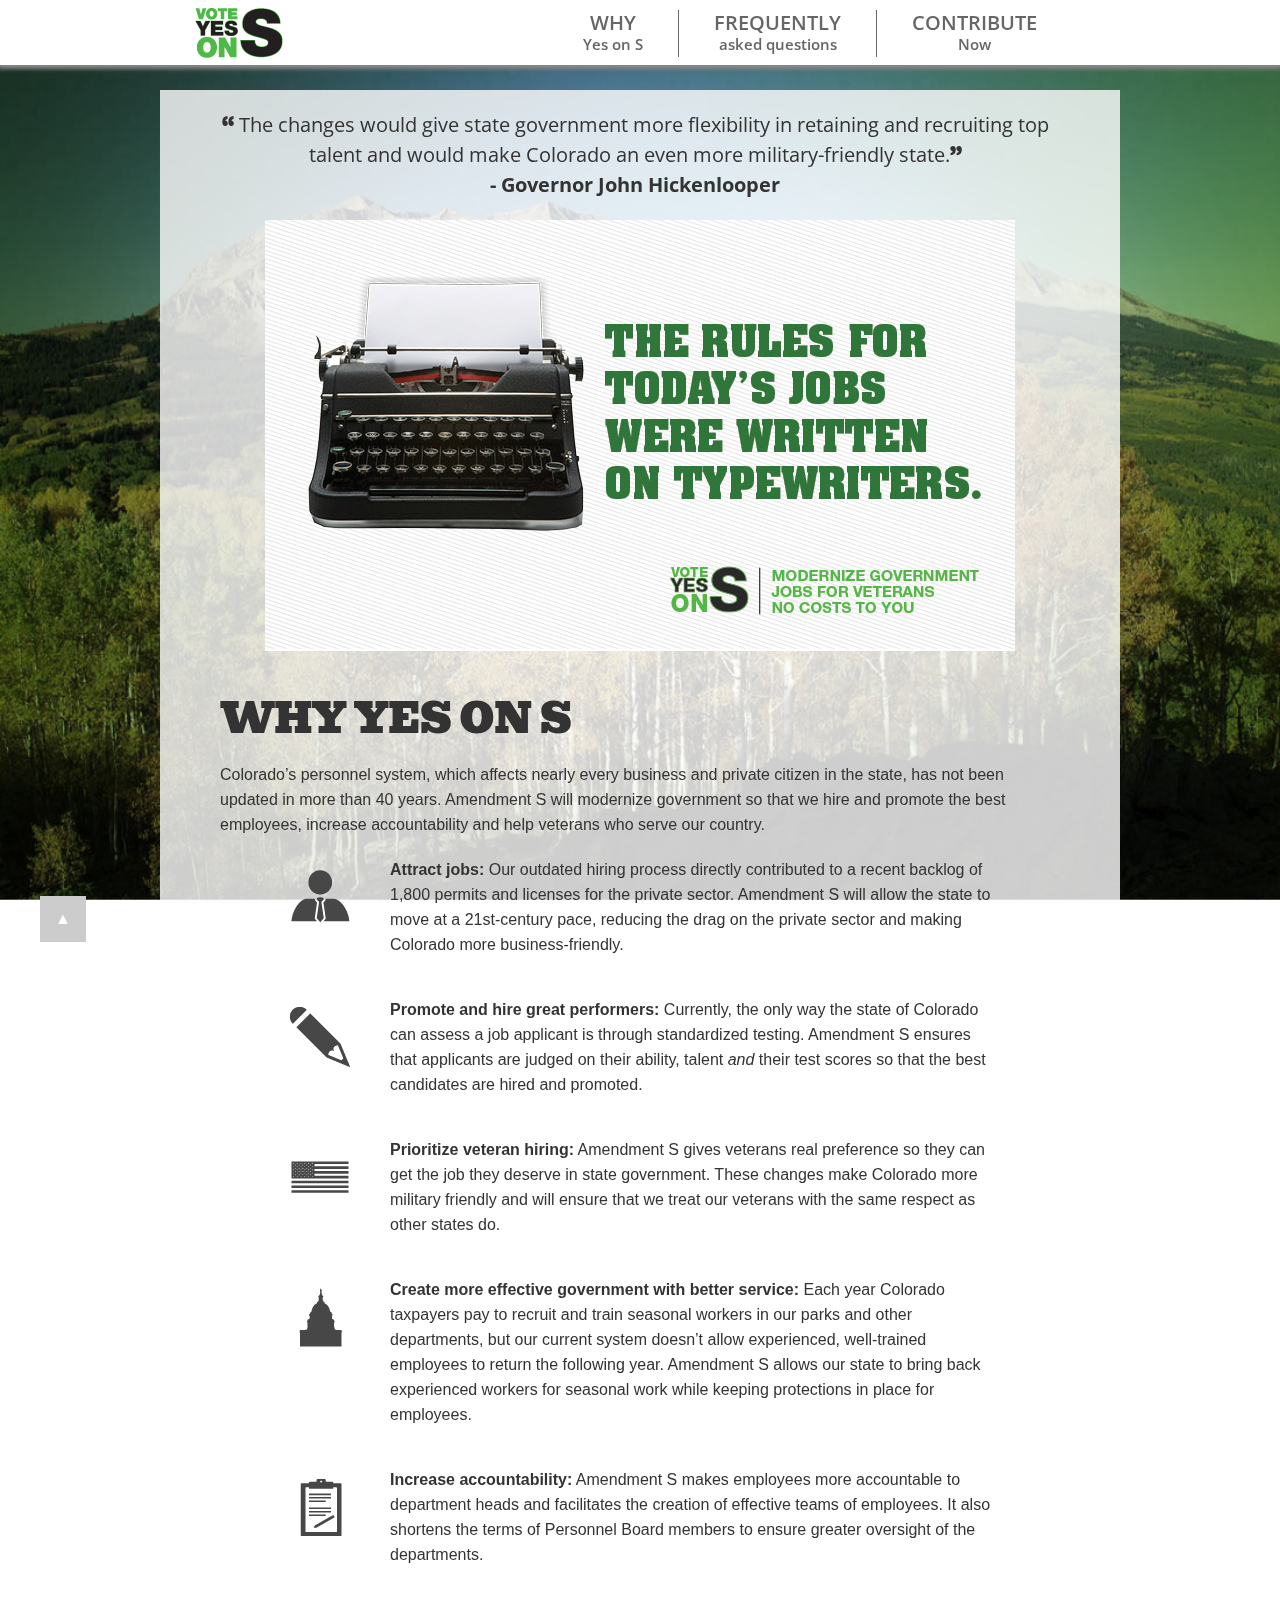
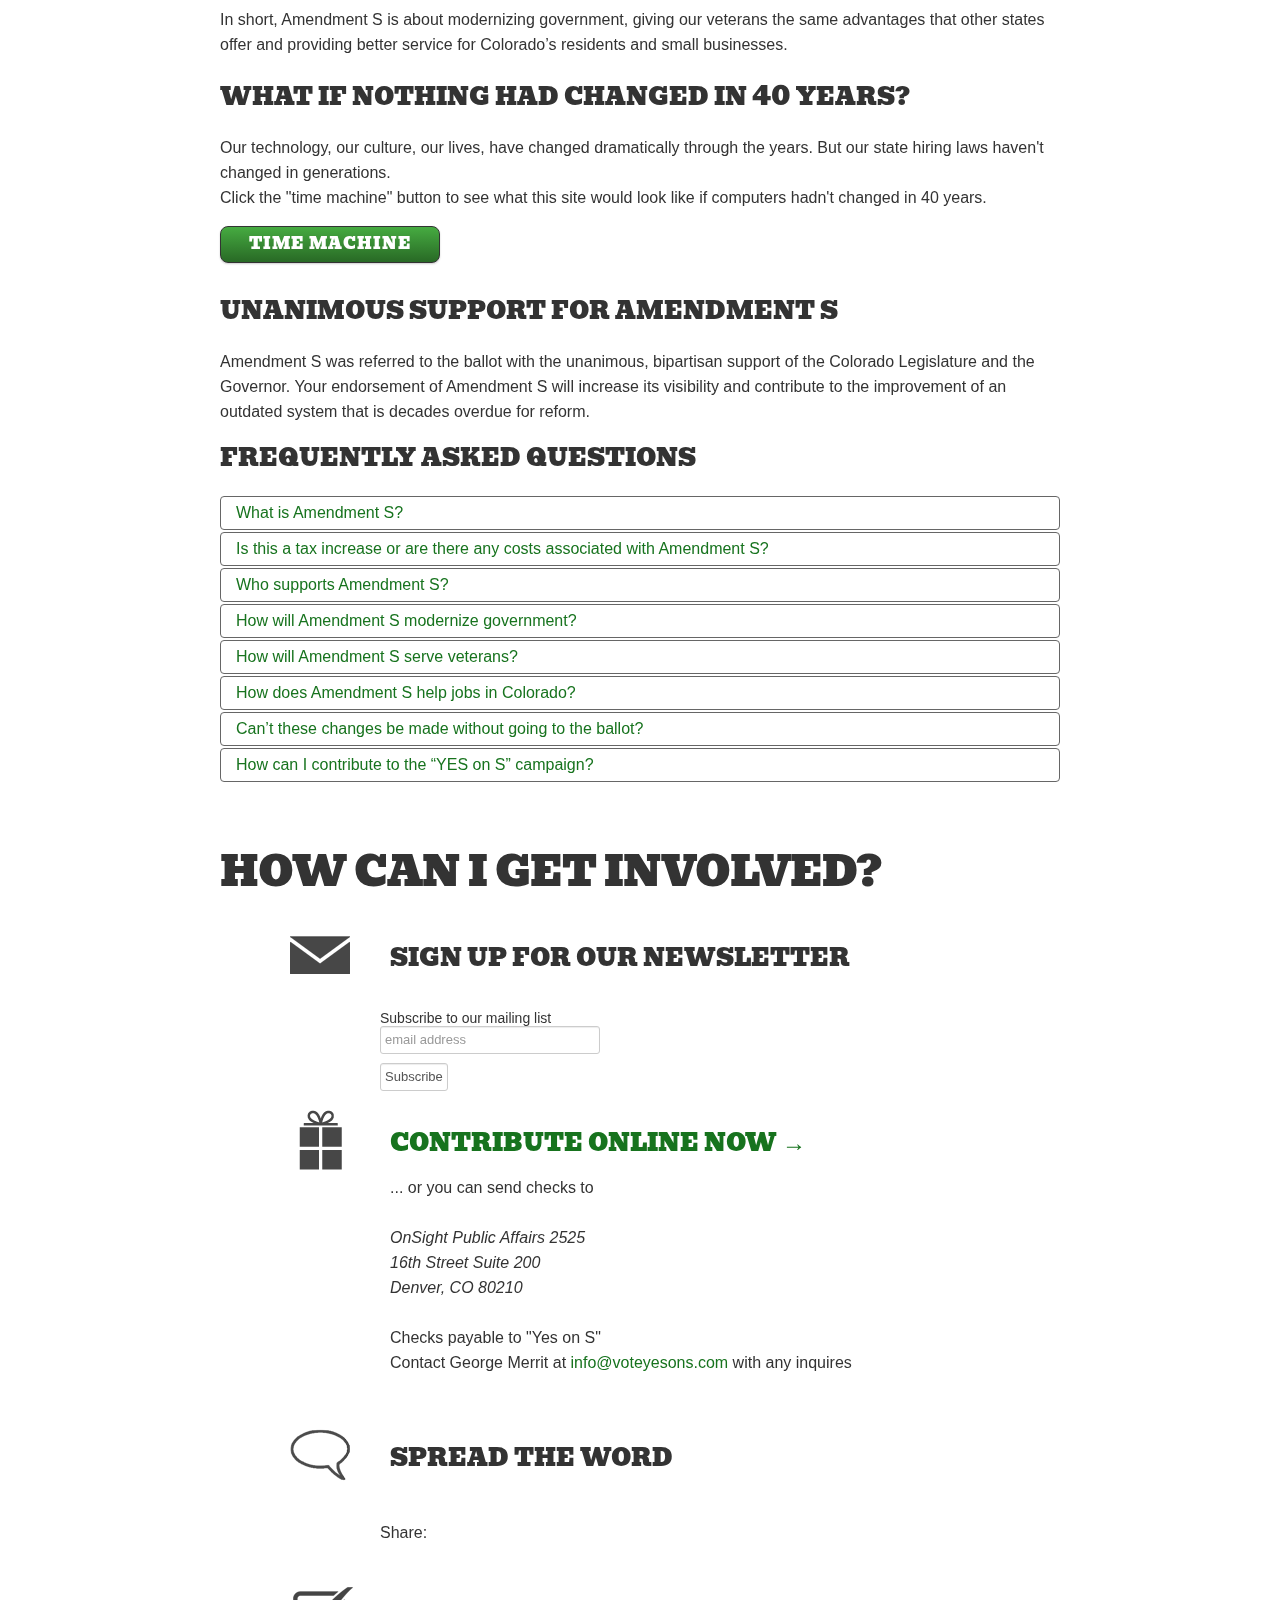
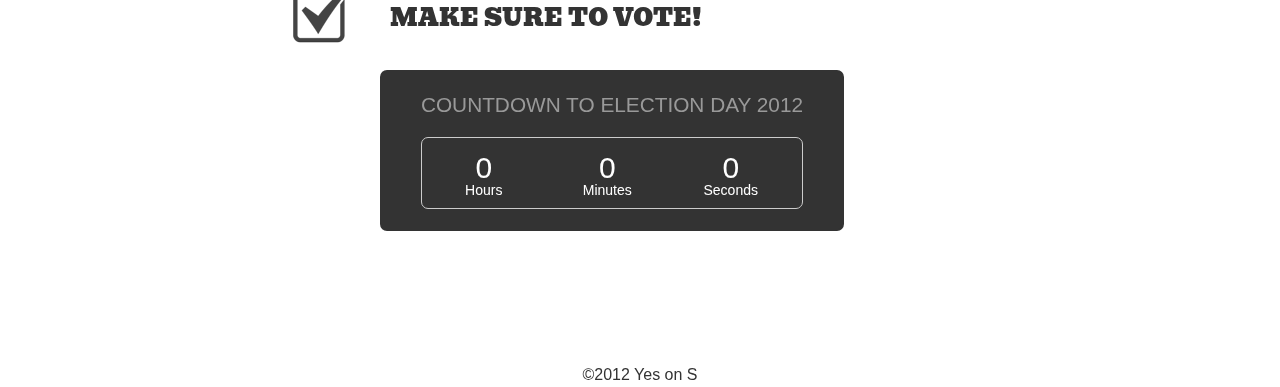
<file: index.html>
<!DOCTYPE html>
<html lang="en">
	<head>
	<meta charset="utf-8">
  	<meta http-equiv="X-UA-Compatible" content="IE=edge,chrome=1">
	<title>Vote Yes on S</title>
	<meta name="viewport" content="width=device-width">
    <meta name="description" content="See why voting Yes on S is good for Colorado. It’s time to modernize state hiring. Plus, no new taxes!" />
    <meta name="keywords" content="Yes on S, modernize state hiring, better business for Colorado" />
    <meta name="author" content="Karsh Hagan">
    <meta property="og:title" content="Vote Yes on S" />
    <meta property="og:description" content="See why voting Yes on S is good for Colorado. It’s time to modernize state hiring. Plus, no new taxes!" />
    <meta property="og:type" content="website" />
    <meta property="og:image" content="http://voteyesons.com/img/yes_on_s_logo.png" />
    <meta property="og:url" content="http://voteyesons.com/" />
    
     <link href="bootstrap/css/bootstrap.css" rel="stylesheet">
    <script type="text/javascript" src="http://ajax.googleapis.com/ajax/libs/jquery/1.7.2/jquery.min.js"></script> 
    <script type="text/javascript" src="js/jquery.countdown.js"></script>
    <script type="text/javascript" src="js/script.js"></script>
    <script type="text/javascript" src="js/jquery.styleswitcher.js"></script>
	<script src="js/modernizr-2.5.3.min.js"></script>
	
	<script type="text/javascript">
	$(function () {
		var austDay = new Date();
		austDay = new Date(2012, 11-1, 6);
		$('#defaultCountdown').countdown({until: austDay});
		$('#year').text(austDay.getFullYear());
	});
	</script>
	<script type="text/javascript">
		$(document).ready(function() {
			var mySelect = function(){
				//alert('Theme selected!');
				$("#cvalue").html($.cookie('videolist_style'));
			}; 
			$('body').styleswitcher({
				onSelect: mySelect
			});
			$("#cookievalue").html($.cookie('videolist_style'));
		});

	</script>

    <link href="style/main.css" rel="stylesheet" title="styles1">

    
    <!--[if lte IE 8]>
    <script type="text/javascript" src="js/stylesheetToggle.js"></script>
	<link rel="alternate stylesheet" type="text/css" href="style/main_retro.css" title="styles2" media="screen" />   
	<link href="style/main_ie.css" rel="stylesheet"> 
    <![endif]-->
    
    <!-- Le HTML5 shim, for IE6-8 support of HTML5 elements -->
    <!--[if lt IE 9]>
      <script src="http://html5shim.googlecode.com/svn/trunk/html5.js"></script>
    <![endif]-->
    
    <script type="text/javascript">

	  var _gaq = _gaq || [];
	  _gaq.push(['_setAccount', 'UA-34613185-1']);
	  _gaq.push(['_trackPageview']);
	
	  (function() {
	    var ga = document.createElement('script'); ga.type = 'text/javascript'; ga.async = true;
	    ga.src = ('https:' == document.location.protocol ? 'https://ssl' : 'http://www') + '.google-analytics.com/ga.js';
	    var s = document.getElementsByTagName('script')[0]; s.parentNode.insertBefore(ga, s);
	  })();
	
	</script>
    
	</head>
	
	<body data-spy="scroll" data-target=".subnav" data-offset="70">
	
		<img src="img/bg_5_v4.jpg" id="full-screen-background-image" alt="Background Image" /> 
									
			<header class="subhead" id="top_section">
			
			<nav class="subnav">
		   		<ul class="nav nav-pills" id="navigation">
		   			<li>
				   		<a href="#" class="logo"><img src="img/yes_on_s_logo.png" /></a>
				   	</li>
				   	<li class="nav_start">
				   		<a class="first slide_down" href="#overview"><span>Why</span><br />Yes on S</a>
				   	</li>
		   			<li>
				   		<a href="#why" class="slide_down"><span>Frequently</span><br />asked questions</a>
					</li>
					<li>
				   		<a href="#action" class="slide_down"><span>Contribute</span><br />Now</a>
				   	</li>				   	

			    </ul>
			</nav>
			
			
				<div class="header">
					<div class="head_container">
						<div class="header_quote">
							<h2><span>&ldquo;</span> The changes would give state government more flexibility in retaining and recruiting top talent and would make Colorado an even more military-friendly&nbsp;state.<span>&rdquo;</span><br /> <strong>- Governor John Hickenlooper</strong></h2>
						</div>
						<div class="header_video">
							<!-- IFRAME PLACEHOLDER
							<iframe src="http://player.vimeo.com/video/35147419?title=0&amp;byline=0&amp;portrait=0" width="799" height="450" frameborder="0" webkitAllowFullScreen mozallowfullscreen allowFullScreen></iframe>
							-->
							<img src="img/billboard_comp.jpg" alt="The rules for today's jobs were written on typewriters" />
						</div>
						<div style="clear: both"></div>
					</div>
			   </div>
			
			<a class="slide_down top" href="#top_section">&#9650;</a>
			
			</header>
			
			<div class="container-fluid">
						
			<div class="content_holder">
			   		<section>
			   			<h1 class="content_header" id="overview">Why Yes on S</h1>
			   			<p class="overview_intro">Colorado’s personnel system, which affects nearly every business and private citizen in the state, has not been updated in more than 40 years. Amendment S will modernize government so that we hire and promote the best employees, increase accountability and help veterans who serve our country.</p>
			   			<img src="img/info_icons/Man_AttractJobs.png" alt="atract jobs icon" class="overview_icons" />
			   			<p class="overview_copy"><strong>Attract jobs:</strong> Our outdated hiring process directly contributed to a recent backlog of 1,800 permits and licenses for the private sector. Amendment S will allow the state to move at a 21st-century pace, reducing the drag on the private sector and making Colorado more business-friendly. </p><div class="clear_fix"></div>
			   			<img src="img/info_icons/Pencil_PromotePerformers.png" alt="info" class="overview_icons" />
			   			<p class="overview_copy"><strong>Promote and hire great performers:</strong> Currently, the only way the state of Colorado can assess a job applicant is through standardized testing. Amendment S ensures that applicants are judged on their ability, talent <em>and</em> their test scores so that the best candidates are hired and promoted. </p><div class="clear_fix"></div>
			   			<img src="img/info_icons/Flag_Veterans.png" alt="info" class="overview_icons" />
			   			<p class="overview_copy"><strong>Prioritize veteran hiring:</strong> Amendment S gives veterans real preference so they can get the job they deserve in state government. These changes make Colorado more military friendly and will ensure that we treat our veterans with the same respect as other states do.  </p><div class="clear_fix"></div>
			   			<img src="img/info_icons/Capitol_EffectiveGovt.png" alt="info" class="overview_icons" />
			   			<p class="overview_copy"><strong>Create more effective government with better service:</strong> Each year Colorado taxpayers pay to recruit and train seasonal workers in our parks and other departments, but our current system doesn’t allow experienced, well-trained employees to return the following year. Amendment S allows our state to bring back experienced workers for seasonal work while keeping protections in place for employees.  </p><div class="clear_fix"></div>
			   			<img src="img/info_icons/Clipboard_Accountability.png" alt="info" class="overview_icons" />
			   			<p class="overview_copy"><strong>Increase accountability:</strong> Amendment S makes employees more accountable to department heads and facilitates the creation of effective teams of employees. It also shortens the terms of Personnel Board members to ensure greater oversight of the departments. </p><div class="clear_fix"></div>
			   			<p class="overview_intro">In short, Amendment S is about modernizing government, giving our veterans the same advantages that other states offer and providing better service for Colorado’s residents and small businesses.</p>
			   			
			   			<div class="toggler_section">
			   			<h3>What if nothing had changed in <span>40</span> years?</h3>
			   			<p>Our technology, our culture, our lives, have changed dramatically through the years. But our state hiring laws haven't changed in generations. <br />
			   			Click the "time machine" button to see what this site would look like if computers hadn't changed in 40 years.
			   			</p><br />
			   			
			   			<p class="toggle_buttons">
			   				<a href="javascript:void(0)" rel="main_retro" id="main_retro" class="styleswitcher-option btn green backward">Time Machine</a>
							<a href="javascript:void(0)" rel="main" id="main" class="styleswitcher-option btn green future">Back to the Future</a> 
						</p>
						</div>
						
						<div class="ie_toggler">
						<h3>What if nothing had changed in <span>40</span> years?</h3>
			   			<p>Our technology, our culture, our lives, have changed dramatically through the years. But our state hiring laws haven't changed in generations. <br />
			   			Click the "time machine" button to see what this site would look like if computers hadn't changed in 40 years.
			   			</p><br />
			   			
						<a href="serversideSwitch.html?style=style2" rel="styles2" class="styleswitch btn green backward">Time Machine</a>
						<a href="serversideSwitch.html?style=style1" rel="styles1" class="styleswitch btn green future">Back to the Future</a>
						</div>
			   			
			   			<h3>Unanimous Support for Amendment S</h3>
			   			
			   			<p>Amendment S was referred to the ballot with the unanimous, bipartisan support of the Colorado Legislature and the Governor. Your endorsement of Amendment S will increase its visibility and contribute to the improvement of an outdated system that is decades overdue for reform.</p><br />
			   			


			   			<!-- LETTER FROM THE GOVNR
			   			<h1 class="content_header">Letter from the governor</h1>
			   			
			   			<img src="img/hickenlooper_shot.jpg" alt="governor john hickenlooper" class="wrap_img" />
			   			<p> Lorem ipsum dolor sit amet, consectetur adipiscing elit. Proin ut lacus non magna volutpat suscipit ut eget neque. Fusce ac metus quam. Nunc faucibus fringilla velit, quis mattis est bibendum ut. Nullam pretium, turpis vel luctus volutpat, ante velit elementum erat, nec cursus neque lacus in enim. Sed non magna risus, at faucibus arcu. Aliquam nulla felis, consequat eget rutrum quis, laoreet eget purus. Cum sociis natoque penatibus et magnis dis parturient montes, nascetur ridiculus mus. Etiam vitae dui nec est porttitor iaculis. Quisque non arcu vitae tortor ultricies consequat. Maecenas magna velit, tempor ac ultricies eget, vulputate a metus. Cum sociis natoque penatibus et magnis dis parturient montes, nascetur ridiculus mus. Morbi cursus porttitor dictum. Donec arcu eros, gravida semper malesuada non, euismod vel velit. Phasellus ornare mollis lacinia. In facilisis libero ac mauris scelerisque convallis sodales diam dignissim.

Nullam porttitor condimentum tellus et cursus. Ut euismod tempus euismod. Nam scelerisque lectus vel urna auctor viverra. Nulla interdum eros eu arcu adipiscing tristique. Phasellus augue libero, fringilla ut accumsan vitae, fermentum vel felis. Sed non nisi id felis gravida interdum quis ut diam. In dignissim scelerisque urna, vel convallis sapien luctus quis. Vivamus id lectus nisl, in tincidunt lectus. </p><br />

-->

						<h3 id="why">Frequently Asked Questions</h3>
						
						<div class="accordion">
				            <div class="accordion-group">
				              <div class="accordion-heading">
				                <a class="accordion-toggle" data-toggle="collapse" data-parent="#accordion2" href="#collapseOne">
				                  What is Amendment S?
				                </a>
				              </div>
				              <div id="collapseOne" class="accordion-body collapse">
				                <div class="accordion-inner">
				                  Amendment S is a modernization of the rules for how state government manages its employees. These rules have not been updated for 40 years, and our outdated system has led to backlogs in hiring and unnecessary delays for businesses. <a href="amendment_s_official_language.pdf" target="_blank">Click Here</a> for official language regarding Amendment S.
				                </div>
				              </div>
				            </div>
				            <div class="accordion-group">
				              <div class="accordion-heading">
				                <a class="accordion-toggle" data-toggle="collapse" data-parent="#accordion2" href="#collapseTwo">
				                  Is this a tax increase or are there any costs associated with Amendment S?
				                </a>
				              </div>
				              <div id="collapseTwo" class="accordion-body collapse">
				                <div class="accordion-inner">
				                  No. Not only are there no costs to taxpayers or state government under Amendment S, the modernization will save time and money for businesses, individuals and state government. Amendment S is an update to the state’s personnel rules.
				                </div>
				              </div>
				            </div>
				            <div class="accordion-group">
				              <div class="accordion-heading">
				                <a class="accordion-toggle" data-toggle="collapse" data-parent="#accordion2" href="#collapseThree">
				                  Who supports Amendment S?
				                </a>
				              </div>
				              <div id="collapseThree" class="accordion-body collapse">
				                <div class="accordion-inner">
				                  Amendment S makes state government more efficient for individuals, businesses and employees. It was referred to the ballot with the unanimous support of the Colorado General Assembly and has the enthusiastic approval of Governor Hickenlooper. Business organizations, civic groups, good government advocates and local newspapers are all asking you to <strong>Vote Yes on S</strong>.
				                </div>
				              </div>
				            </div>
				            <div class="accordion-group">
				              <div class="accordion-heading">
				                <a class="accordion-toggle" data-toggle="collapse" data-parent="#accordion2" href="#collapseFour">
				                  How will Amendment S modernize government?
				                </a>
				              </div>
				              <div id="collapseFour" class="accordion-body collapse">
				                <div class="accordion-inner">
				                  Currently, the only way the state of Colorado can assess a job applicant is through standardized testing. Amendment S ensures that applicants are judged on their ability, talent <em>and</em> their test scores so that the best candidates are hired and promoted.
				                </div>
				              </div>
				            </div>
				            <div class="accordion-group">
				              <div class="accordion-heading">
				                <a class="accordion-toggle" data-toggle="collapse" data-parent="#accordion2" href="#collapseFive">
				                  How will Amendment S serve veterans?
				                </a>
				              </div>
				              <div id="collapseFive" class="accordion-body collapse">
				                <div class="accordion-inner">
				                  Former and current members of the military play an important role in Colorado. Amendment S creates a permanent veterans hiring preference so that they can get the jobs they deserve in state government. These changes make Colorado more military-friendly and ensure that we treat our veterans with as much respect as other states do.
				                </div>
				              </div>
				            </div>
				            <div class="accordion-group">
				              <div class="accordion-heading">
				                <a class="accordion-toggle" data-toggle="collapse" data-parent="#accordion2" href="#collapseSix">
				                  How does Amendment S help jobs in Colorado?
				                </a>
				              </div>
				              <div id="collapseSix" class="accordion-body collapse">
				                <div class="accordion-inner">
				                  Last year a backlog in state permitting and licensing, due largely to our state’s outdated system of hiring and promoting employees, nearly forced the shutdown of a major manufacturing plant in Pueblo. Amendment S will reduce permitting backlog.
				                </div>
				              </div>
				            </div>
				            <div class="accordion-group">
				              <div class="accordion-heading">
				                <a class="accordion-toggle" data-toggle="collapse" data-parent="#accordion2" href="#collapseSeven">
				                  Can’t these changes be made without going to the ballot?
				                </a>
				              </div>
				              <div id="collapseSeven" class="accordion-body collapse">
				                <div class="accordion-inner">
				                  No. The rules governing how the state manages its employees are written in our State Constitution, so any change to these rules must be approved by voters.
				                </div>
				              </div>
				            </div>
				            <div class="accordion-group">
				              <div class="accordion-heading">
				                <a class="accordion-toggle" data-toggle="collapse" data-parent="#accordion2" href="#collapseEight">
				                  How can I contribute to the “YES on S” campaign?
				                </a>
				              </div>
				              <div id="collapseEight" class="accordion-body collapse">
				                <div class="accordion-inner">
				                  You can sign up for the Yes on S newsletter <a href="#signup" class="slide_down">here</a>. You can make a contribution to the campaign <a href="https://secure.actblue.com/contribute/entity/32813" target="_blank" class="">here</a>.
				                </div>
				              </div>
				            </div>
				          </div>
				          
				          <!-- ENDORSEMENT LIST
				          
				          <h3>Endorsement List</h3>
				          
				        <div id="sponsor_lists">
				          
					        <div id="left">
								<ul>
									<li>Sample Name 1</li>
									<li>Sample Name 2</li>
									<li>Sample Name 3</li>
								</ul>
							</div>
							
							<div id="center">
								<ul>
									<li>Sample Name 1</li>
									<li>Sample Name 2</li>
									<li>Sample Name 3</li>
								</ul>
							</div>
							
							<div id="right">
								<ul>
									<li>Sample Name 1</li>
									<li>Sample Name 2</li>
									<li>Sample Name 3</li>
								</ul>
							</div>
							
							<div class="clear_fix"></div>
						
						</div>
					-->

			   		</section>
			   		
			   		<!-- INFOGRAPHIC AND STORIES SECTION
			   		<section>
			   			<h1>
			   			Why Yes on S?
			   			</h1>
			   			<img class="infographic" src="img/infographic_sample.jpg" alt="inforgraphic sample" />
			   			
			   			 <h3>Stories of those affected</h3>
			   			 <img class="story_img_left" src="img/sample_story_img1.jpg" />
			   			 <p class="story_copy">Anim pariatur cliche reprehenderit, enim eiusmod high life accusamus terry richardson ad squid. 3 wolf moon officia aute, non cupidatat skateboard dolor brunch. Food truck quinoa nesciunt laborum eiusmod. Brunch 3 wolf moon tempor, Nihil anim keffiyeh helvetica, craft beer labore wes anderson cred nesciunt sapiente ea proident. Ad vegan excepteur butcher vice lomo. Leggings occaecat craft beer farm-to-table, raw denim aesthetic synth nesciunt you probably haven't heard of them accusamus labore sustainable VHS.</p><div class="clear_fix story_clear"></div>
			   			 <p class="story_copy">Anim pariatur cliche reprehenderit, enim eiusmod high life accusamus terry richardson ad squid. 3 wolf moon officia aute, non cupidatat skateboard dolor brunch. Food truck quinoa nesciunt laborum eiusmod. Brunch 3 wolf moon tempor, Nihil anim keffiyeh helvetica, craft beer labore wes anderson cred nesciunt sapiente ea proident. Ad vegan excepteur butcher vice lomo. Leggings occaecat craft beer farm-to-table, raw denim aesthetic synth nesciunt you probably haven't heard of them accusamus labore sustainable VHS.</p>
			   			 <img class="story_img_right" src="img/sample_story_img1.jpg" /><div class="clear_fix story_clear"></div>
			   			 <img class="story_img_left" src="img/sample_story_img1.jpg" />
			   			 <p class="story_copy">Anim pariatur cliche reprehenderit, enim eiusmod high life accusamus terry richardson ad squid. 3 wolf moon officia aute, non cupidatat skateboard dolor brunch. Food truck quinoa nesciunt laborum eiusmod. Brunch 3 wolf moon tempor, Nihil anim keffiyeh helvetica, craft beer labore wes anderson cred nesciunt sapiente ea proident. Ad vegan excepteur butcher vice lomo. Leggings occaecat craft beer farm-to-table, raw denim aesthetic synth nesciunt you probably haven't heard of them accusamus labore sustainable VHS.</p><div class="clear_fix story_clear"></div>
			   			 
			   		</section>
			   		-->
			   		
			   		<section>
			   			<h1 id="action">
			   			How can I get involved?
			   			</h1>

						<img src="img/newsletter_icon.png" alt="newsletter" class="overview_icons" />
			   			<p class="overview_copy register" id="signup">Sign up for our newsletter</a></p>
			   			<div class="clear_fix"></div>
			   				<!-- Begin MailChimp Signup Form -->
							<link href="http://cdn-images.mailchimp.com/embedcode/slim-081711.css" rel="stylesheet" type="text/css">
							<style type="text/css">
								#mc_embed_signup{background:#fff; clear:left; font:14px Helvetica,Arial,sans-serif; width: 500px; margin-left: 160px; }
								/* Add your own MailChimp form style overrides in your site stylesheet or in this style block.
								   We recommend moving this block and the preceding CSS link to the HEAD of your HTML file. */
							</style>
							<div id="mc_embed_signup">
							<form action="http://VoteYesOnS.us5.list-manage.com/subscribe/post?u=f3ae9f8c89b73769a9753f3d7&amp;id=ea8c157de3" method="post" id="mc-embedded-subscribe-form" name="mc-embedded-subscribe-form" class="validate" target="_blank" novalidate>
								<label for="mce-EMAIL">Subscribe to our mailing list</label>
								<input type="email" value="" name="EMAIL" class="email" id="mce-EMAIL" placeholder="email address" required>
								<div class="clear"><input type="submit" value="Subscribe" name="subscribe" id="mc-embedded-subscribe" class="button"></div>
							</form>
							</div>
							
							<!--End mc_embed_signup-->
			   			<a href="https://secure.actblue.com/contribute/entity/32813" target="_blank"><img src="img/donate_icon.png" alt="Contribute" class="overview_icons" /></a>
			   			<p class="overview_copy register" id="donate"><a href="https://secure.actblue.com/contribute/entity/32813" target="_blank">Contribute Online now &rarr;</a></p><div style="clear: both;"></div>
			   			<p class="donate_details">
			   				... or you can send checks to<br /><br />
			   				<em>OnSight Public Affairs 2525<br />
			   				16th Street Suite 200<br />
			   				Denver, CO 80210<br /><br /></em>
			   				Checks payable to "Yes on S"<br />
			   				Contact George Merrit at <a href="mailto:info@voteyesons.com">info@voteyesons.com</a> with any inquires 
			   			</p>
			   			
			   			<img src="img/share_icon.png" alt="share" class="overview_icons" />
			   			<p class="overview_copy register">Spread the word</p><div style="clear: both;"></div>
			   			
			   				<div class="add_this_wrapper">
			   								
								<!-- AddThis Button BEGIN -->
								
								<p class="share_txt">Share:</p>
								
								<div class="addthis_toolbox addthis_default_style addthis_32x32_style"
								addthis:title="Vote Yes on S!"
       							addthis:description="See why voting Yes on S is good for Colorado. It’s time to modernize state hiring. Plus, no new taxes!">
								<a class="addthis_button_preferred_1"></a>
								<a class="addthis_button_preferred_2"></a>
								<a class="addthis_button_preferred_3"></a>
								<a class="addthis_button_preferred_4"></a>
								<a class="addthis_button_compact"></a>
								<a class="addthis_counter addthis_bubble_style"></a>
								</div>
								<script type="text/javascript" src="http://s7.addthis.com/js/250/addthis_widget.js#pubid=ra-50478e1536aee1c9"></script>
								<!-- AddThis Button END -->
								<div style="clear: both;"></div>
								
							</div>
						
						<img src="img/vote_icon.png" alt="vote" class="overview_icons" />
			   			<p class="overview_copy register">Make sure to VOTE!</p><div class="clear_fix"></div>
			   			<div class="countdown">
							<p>Countdown to election day 2012</p>
							<div id="defaultCountdown"></div>
						</div><br />
			   		</section>
			   		
		   
		   </div>
		   <!-- END CONTENT Holder -->
		   
		</div>
		<!-- END CONTAINER -->
		
		
		<footer>
   			<div class="footer_section">   				   				
   				
   				<div class="legal">
	   				<p>&copy;2012 Yes on S</p>
   				</div>
   				
   			</div>
   		</footer>
   	
		
		
		    <!-- Bootstrap javascript
    ================================================== -->
    <!-- Placed at the end of the document so the pages load faster -->
    <script src="bootstrap/js/bootstrap-scrollspy.js"></script>
    <script src="bootstrap/js/bootstrap-dropdown.js"></script>
    <script src="bootstrap/js/bootstrap-transition.js"></script>
    <script src="bootstrap/js/bootstrap-collapse.js"></script>
    
    

    	
	</body>
</html>
</file>
<file: style/main_ie.css>
.subnav {
	width: 100% !important; 
    font-size: 15px;
    min-width: 960px !important;
    -webkit-transform: translateZ(0);
    position: fixed; 
	top: 0px; 
	background: url(../img/nav_repeat.png);
    background-repeat: repeat-x !important;
    z-index: 9999999999;
    font-family: 'Open Sans', sans-serif;
    font-weight: 600;
    }

.nav-pills > li > a {
    border-radius: 0px;
    margin-bottom: 10px;
    margin-top: 10px;
    padding: 3px 35px;
    color: #666666;
    line-height: 20px;
    text-align: center;
    border-right: 1px solid #666;
    }

.toggler_section {display: none;}

.ie_toggler {display: block; margin-bottom: 30px;}

li.nav_start {margin-left: 200px;}

.header {margin-top: 87px;}

.clearfix {
    zoom: 1;     /* triggers hasLayout */
    }  /* Only IE can see inside the conditional comment
    and read this CSS rule. Don't ever use a normal HTML
    comment inside the CC or it will close prematurely. */
</file>
<file: style/main.css>
@import url(http://fonts.googleapis.com/css?family=Bevan);
@import url(http://fonts.googleapis.com/css?family=Open+Sans:400,600);

/* Reset Styles
***********************/
html, body, div, span, applet, object, iframe,h1, h2, h3, h4, h5, h6, p, blockquote, pre,a, abbr, acronym, address, big, cite, code,del, dfn, em, img, ins, kbd, q, s, samp,small, strike, strong, sub, sup, tt, var,b, u, i, center,dl, dt, dd, ol, ul, li,fieldset, form, label, legend,table, caption, tbody, tfoot, thead, tr, th, td,article, aside, canvas, details, embed,figure, figcaption, footer, header, hgroup,menu, nav, output, ruby, section, summary,time, mark, audio, video {
	margin: 0;
	padding: 0;
	border: 0;
	font-size: 100%;
	font: inherit;
	vertical-align: baseline;
}
/* HTML5 display-role reset for older browsers */
article, aside, details, figcaption, figure,footer, header, hgroup, menu, nav, section {display: block;}
body {line-height: 1;}
ol, ul {list-style: none;}
blockquote, q {quotes: none;}
blockquote:before, blockquote:after,q:before, q:after {content: ''; content: none;}
table {border-collapse: collapse; border-spacing: 0;}
strong {font-weight: bold;}
em {font-style: italic;}

body {
	font-family: Arial; 
    height: 100%;
  width: 100%;
  padding: 0;
  margin: 0;
	}

#full-screen-background-image {
  z-index: -999;
  min-height: 100%;
  min-width: 1024px;
  width: 100%;
  height: auto;
  position: fixed;
  top: 0;
  left: 0;
}

.clearfix:after {
    content: ".";
    display: block;
    height: 0;
    clear: both;
    visibility: hidden;
    margin-bottom: 20px;
    }


section {margin-bottom: 60px;}

.header {margin-top: 90px;}

img.content_body {width: 1000px; margin: 0 auto; display: block;}
.subnav {
	width: 100% !important; 
    font-size: 15px;
    min-width: 960px !important;
    -webkit-transform: translateZ(0);
    position: fixed; 
	top: 0px; 
	background: #fff;
	-moz-box-shadow: 0 2px 4px 2px #888;
	-webkit-box-shadow: 0 2px 2px 2px #888;
	box-shadow: 0 2px 4px 2px #888;
    z-index: 9999999999;
    font-family: 'Open Sans', sans-serif;
    font-weight: 600;
   }
   
.container-fluid {padding: 0px; width: 100%; min-width: 960px;}
	
a:focus {
   outline: 0;
}
a {
   outline: 0;
   color: #17731e;
   text-decoration: none;
}
a:hover {text-decoration: none; color: #33b554;}
p {font-size: 16px; line-height: 25px;}
img {
   outline: 0;
}
h1, h2, h3, h4, h5, h6 {
    font-weight: normal;
    margin: 0;
    text-rendering: optimizelegibility;
}

h1 {
    font-size: 42px;
    line-height: 58px;
    font-family: 'Bevan',serif;
    color: #333333;
    margin: 15px 0;
    margin-top: 30px;
    letter-spacing: -1px;
    text-transform: uppercase;
    
}

h2 {
    font-size: 50px;
    line-height: 58px;
    font-family: 'Bevan',serif;
    color: #333333;
    margin-bottom: 15px;
}

h3 {
    font-size: 24px;
    line-height: 36px;
    font-family: 'Bevan',serif;
    margin-bottom: 20px;
    text-transform: uppercase;
}

h3 span {font-size: 29px;}

h4 {
	font-weight: bold; 
	font-size: 20px;
	margin-top: 15px;
}

h1.content_header {margin-top: 0px; padding-top: 35px;}

h3#about2 {margin-top: 25px;}

/* TOGGLE STYLES */

p.toggle_copy {padding-top: 20px;}
p.toggle_buttons {margin-bottom: 30px;}

.btn {
	display: inline-block;
	outline: none;
	cursor: pointer;
	text-align: center;
	text-decoration: none;
	font-size: 16px;
	font-family: 'Bevan',serif;
	text-transform: uppercase;
	letter-spacing: 1px;
	text-shadow: none;
	color: #ffffff;
	padding: .5em 1.5em .55em;
	-webkit-border-radius: .5em; 
	-moz-border-radius: .5em;
	border-radius: .5em;
	-webkit-box-shadow: 0 1px 2px rgba(0,0,0,.2);
	-moz-box-shadow: 0 1px 2px rgba(0,0,0,.2);
	box-shadow: 0 1px 2px rgba(0,0,0,.2);
	outline: 0;
}
.btn:hover {
	text-decoration: none;
}
.btn:active {
	position: relative;
	top: 1px;
}

.future {display: none;}
.backward {display: block; width: 170px;}

.ie_toggler {display: none;}


.green {
	color: #fff;
	border: solid 1px #333;
	background: #286925;
	background: -webkit-gradient(linear, left top, left bottom, from(#46ab41), to(#286925));
	background: -moz-linear-gradient(top,  #46ab41,  #286925);
	filter:  progid:DXImageTransform.Microsoft.gradient(startColorstr='#46ab41', endColorstr='#286925');
}
.green:hover {
	color: #fff;
	background: #286925;
	background: -webkit-gradient(linear, left top, left bottom, from(#286925), to(#46ab41));
	background: -moz-linear-gradient(top,  #286925,  #46ab41);
	filter:  progid:DXImageTransform.Microsoft.gradient(startColorstr='#286925', endColorstr='#46ab41');
}
.green:active {
	color: #fff;
	background: #286925;
	background: -webkit-gradient(linear, left top, left bottom, from(#286925), to(#46ab41));
	background: -moz-linear-gradient(top,  #286925,  #46ab41);
	filter:  progid:DXImageTransform.Microsoft.gradient(startColorstr='#286925', endColorstr='#46ab41');
}

img.future_btn {margin-left: 20px;}

.head_container {
	width: 880px; 
	margin: 0 auto; 
	background: url(../img/content_bg.png); 
	background-repeat: repeat; 
	padding: 0 40px;
	margin-bottom: 0px;
}

.header_quote {
	width: 840px;
	margin: 0 auto;
	padding-top: 20px;
}

.header_quote h2 {
	font-size: 20px;
	font-family: 'Open Sans',serif;
	line-height: 30px;
	margin-left: -10px;
	text-align: center;

	}
.header_quote h2 span {
	font-family: 'Bevan', serif;
}
	
.header_video {margin: 20px auto; width: 750px; margin-bottom: 0px;}

.content_down {padding-top: 90px;}

iframe.presidents_video {margin-bottom: 35px;}

.add_this_wrapper {margin: 30px 0; margin-left: 160px; width: 360px;}

p.share_txt {float: left; margin-right: 20px;}

.caption_area {
	display: block;
    float: right;
    width: 250px;
    margin-left: 25px;
    margin-bottom: 20px;
    background-color: #faf5eb;
}

ul.body_bullets {
	list-style: none;
	margin-left: 35px;
}

ul.body_bullets li {
	font-size: 16px; 
	line-height: 25px;
	margin: 10px 0;
	position: relative;
}

ul.body_bullets li:before {
  position: absolute;
  top: 3px;
  margin: 8px 0 0 -15px;
    /* accommodate Camino */
    vertical-align: middle;
    display: inline-block;
  width: 6px;
  height: 6px;
  background: #d3851c;
  -webkit-border-radius: 3px;
  -moz-border-radius: 3px;
  border-radius: 3px;
  content: "";
}

li.nav_start {margin-left: 230px;}

.navbar-fixed-top {display: none;}

ul#navigation {width: 960px; margin: 0 auto;}

ul#navigation span {font-size: 20px; color: #666666; text-transform: uppercase;}

.nav-pills > li > a {
    border-radius: 0px;
    margin-bottom: 0px;
    margin-top: 10px;
    padding: 3px 35px;
    color: #666666;
    line-height: 20px;
    text-align: center;
    border-right: 1px solid #666;
    }

.nav-tabs > li > a, .nav-pills > li > a {
	margin-right: 0px;
}


.nav-pills > li > a.logo {border: none; margin-top: 5px;}

.nav-pills > li > a.logo:hover {background-color: transparent;}
    

.nav-pills > li > a:hover {background-color: #e3e3e3;}

.nav-tabs .open .dropdown-toggle, .nav-pills .open .dropdown-toggle, .nav > li.dropdown.open.active > a:hover {
    background-color: #dedfdf;
    color: #666666;
}

.content_holder {width: 840px; margin: 0 auto; background: url(../img/content_bg.png); background-repeat: repeat; padding: 0 60px;}

.content {width: 720px; float: right; margin-right: 60px;}

.content p {padding-right: 20px; margin: 20px 0}

img.overview_icons {
	float: left;
	margin: 0 20px;
	margin-left: 70px;
	margin-top: 10px;
}
img.category {
	display: block;
	margin: 20px auto;
}
.clear_fix {clear: both; margin-bottom: 20px;}
.story_clear {padding-bottom: 30px;}
p.overview_copy {
	float: right;
	width: 610px;
	margin-right: 60px;
	margin-bottom: 20px;
}
p.overview_intro {margin-bottom: 20px;}

p.register {
	font-size: 24px;
	padding-top: 30px;
	padding-bottom: 0px;
	font-family: 'Bevan',serif; 
	text-transform: uppercase;
}

img.wrap_img {
	float: left;
	margin: 0 25px 15px 0;
}
.nav-pills > .active > a, .nav-pills > .active > a:hover {
    background-color: #e3e3e3;
    color: #666666;
}

.nav > .dropdown.active > a:hover {
  color: #666666;
  cursor: pointer;
}

.subnav .nav > li:last-child > a {
    border-right: 0 none;
}


a.button {
	/* fallback */ background-image: url('../img/download_btn_bg.png'); background-repeat: repeat-x; background-color: #bb5600; 
	/* Safari 4-5, Chrome 1-9 */ background: -webkit-gradient(linear, 0% 0%, 0% 100%, from(#db8c22), to(#bb5600)); 
	/* Safari 5.1, Chrome 10+ */ background: -webkit-linear-gradient(top, #db8c22, #bb5600); 
	/* Firefox 3.6+ */ background: -moz-linear-gradient(top, #db8c22, #bb5600); 
	/* IE 10 */ background: -ms-linear-gradient(top, #db8c22, #bb5600); 
	/* Opera 11.10+ */ background: -o-linear-gradient(top, #db8c22, #bb5600);
	width: 150px;
	text-align: center;
	text-decoration: none;
	
}

a.button:hover {
	/* fallback */ background-color: #944502; 
	/* Safari 4-5, Chrome 1-9 */ background: -webkit-gradient(linear, 0% 0%, 0% 100%, from(#e29b3a), to(#944502)); 
	/* Safari 5.1, Chrome 10+ */ background: -webkit-linear-gradient(top, #e29b3a, #944502); 
	/* Firefox 3.6+ */ background: -moz-linear-gradient(top, #e29b3a, #944502); 
	/* IE 10 */ background: -ms-linear-gradient(top, #e29b3a, #944502); 
	/* Opera 11.10+ */ background: -o-linear-gradient(top, #e29b3a, #944502);
	width: 150px;
	text-align: center;
	text-decoration: none;
	
}

.button p {
	color: #ffffff;
	text-align: center;
	padding: 6px;
	font-size: 15px;
	padding-right: 0px;
	margin: 0px;
}

/* Accordion Styles */

.accordion {margin: 20px 0;}

.accordion-group {
  margin-bottom: 2px;
  background: #fff;
  border: 1px solid #666666;
  -webkit-border-radius: 4px;
     -moz-border-radius: 4px;
          border-radius: 4px;
}

.accordion-heading {
  border-bottom: 0;
}

.accordion-heading .accordion-toggle {
  display: block;
  padding: 8px 15px;
}

.accordion-toggle {
  cursor: pointer;
}

.accordion-inner {
  padding: 9px 15px;
  border-top: 1px solid #666666;
  font-size: 16px;
   line-height: 25px
}


img.infographic {display: block; margin: 0 auto; margin-bottom: 30px;}

/* endorsements and stories styles */

#left {
	float: left;
	width: 270px;
}

#center {
	float: left;
	width: 270px;
}

#right {
	float: left;
	width: 270px;
}

#sponsor_lists ul {
	list-style: none;
	line-height: 25px;
}

#sponsor_lists {margin-left: 20px;}

img.story_img_left {float: left; margin-right: 25px;}

img.story_img_right {float: left; margin-left: 25px;}

p.story_copy {float: left; width: 500px;}

p.donate_details {
	width: 500px;
	margin: 0px auto;
	padding-bottom: 40px;
}

img.map_screenshot {margin: 40px auto; display: block; border: 2px solid #333333; margin-bottom: 20px;}


/* TOP button */

.top {
  padding: 15px;
  background-color: #cccccc;
  color: white;
  text-decoration: none;
  position: fixed;
  left: 40px;
  bottom: -42px;
  -moz-transition: all 0.2s ease-in-out;
  -webkit-transition: all 0.2s ease-in-out;
  -o-transition: all 0.2s ease-in-out;
  transition: all 0.2s ease-in-out;
}
.top:hover {
  background-color: #999999;
  color: #ffffff;
  text-decoration: none;
}

.top-fixed {
  position: fixed;
  bottom: 0;
  z-index: 9999;
}

/* Countdown Styles */

.countdown {
	margin: 15px 0;
	margin-left: 160px;
	width: 460px;
	background: #333333;
	margin-bottom: 30px;
	border: 2px solid #333333;
	-webkit-border-radius: 7px;
	-moz-border-radius: 7px;
	border-radius: 7px;
	}
	
.countdown p {
	padding: 10px 0;
	color: #999;
	text-transform: uppercase;
	text-align: center;
	margin-bottom: 10px;
	font-size: 1.3em;
	margin-top: 10px;
	
}


/* jQuery Countdown styles 1.6.0. */
.hasCountdown {
	border: 1px solid #ccc;
	-webkit-border-radius: 7px;
	-moz-border-radius: 7px;
	border-radius: 7px;
}
.countdown_rtl {
	direction: rtl;
}
.countdown_holding span {
	color: #888;
}
.countdown_row {
	clear: both;
	width: 100%;
	padding: 0px 2px;
	text-align: center;
}
.countdown_show1 .countdown_section {
	width: 98%;
}
.countdown_show2 .countdown_section {
	width: 48%;
}
.countdown_show3 .countdown_section {
	width: 32.5%;
}
.countdown_show4 .countdown_section {
	width: 24.5%;
}
.countdown_show5 .countdown_section {
	width: 19.5%;
}
.countdown_show6 .countdown_section {
	width: 16.25%;
}
.countdown_show7 .countdown_section {
	width: 14%;
}
.countdown_section {
	display: block;
	float: left;
	font-size: 14px;
	text-align: center;
}
.countdown_amount {
	font-size: 30px;
}
.countdown_descr {
	display: block;
	width: 100%;
}
#defaultCountdown { width: 380px; height: 55px; margin: 0 auto; padding-top: 15px; color: #fff; margin-bottom: 20px;}




/* FOOTER STYLES */

.footer_section {width: 960px; margin: 0 auto;}

footer {background-color: transparent; width: 100% !important; min-width: 960px; }

footer a:hover {color: #d3851c; text-decoration: none;}

footer a:visited {color: #d3851c; text-decoration: none;}

.legal {
	text-align: center; 
	color: #333;
	background: url(../img/content_bg.png); 
	background-repeat: repeat; 
	width: 200px;
	margin: 0 auto;
	margin-top: 20px;
	padding-top: 5px;
	-webkit-border-radius: 5px;
	-moz-border-radius: 5px;
	border-radius: 5px;
	}
</file>
<file: style/main_retro.css>
@import url(http://fonts.googleapis.com/css?family=Bevan);
@import url(http://fonts.googleapis.com/css?family=Open+Sans:400,600);

/* Reset Styles
***********************/
html, body, div, span, applet, object, iframe,h1, h2, h3, h4, h5, h6, p, blockquote, pre,a, abbr, acronym, address, big, cite, code,del, dfn, em, img, ins, kbd, q, s, samp,small, strike, strong, sub, sup, tt, var,b, u, i, center,dl, dt, dd, ol, ul, li,fieldset, form, label, legend,table, caption, tbody, tfoot, thead, tr, th, td,article, aside, canvas, details, embed,figure, figcaption, footer, header, hgroup,menu, nav, output, ruby, section, summary,time, mark, audio, video {
	margin: 0;
	padding: 0;
	border: 0;
	font-size: 100%;
	font: inherit;
	vertical-align: baseline;
}
/* HTML5 display-role reset for older browsers */
article, aside, details, figcaption, figure,footer, header, hgroup, menu, nav, section {display: block;}
body {line-height: 1;}
ol, ul {list-style: none;}
blockquote, q {quotes: none;}
blockquote:before, blockquote:after,q:before, q:after {content: ''; content: none;}
table {border-collapse: collapse; border-spacing: 0;}
strong {font-weight: bold;}
em {font-style: italic;}

body {
	font-family: "Courier New" !important; 
    height: 100%;
  width: 100%;
  padding: 0;
  margin: 0;
  color: #33b554;
  background: #000;
	}

#full-screen-background-image {
  display: none;
}

.clearfix:after {
    content: ".";
    display: block;
    height: 0;
    clear: both;
    visibility: hidden;
    margin-bottom: 20px;
    }


section {margin-bottom: 60px;}

.header {margin-top: 90px;}

img.content_body {width: 1000px; margin: 0 auto; display: block;}
.subnav {
	width: 100% !important; 
    font-size: 15px;
    min-width: 960px !important;
    -webkit-transform: translateZ(0);
    position: fixed; 
	top: 0px; 
	background: #000;
	-moz-box-shadow: 0 2px 4px 2px #888;
	-webkit-box-shadow: 0 2px 2px 2px #888;
	box-shadow: 0 2px 4px 2px #888;
    z-index: 9999999999;
    font-weight: 600;
   }
   
.container-fluid {padding: 0px; width: 100%; min-width: 960px;}
	
	a:focus {
   outline: 0;
}
a {
   outline: 0;
   color: #33b554;
   text-decoration: none;
}
a:hover {text-decoration: none;}
p {font-size: 16px; line-height: 21px;}
img {
   outline: 0;
}
h1, h2, h3, h4, h5, h6 {
    font-weight: normal;
    margin: 0;
    text-rendering: optimizelegibility;
}

h1 {
    font-size: 50px;
    line-height: 58px;
    color: #33b554;
    margin: 15px 0;
    margin-top: 30px;
    letter-spacing: -1px;
    font-family: "Courier New" !important; 
}

h2 {
    font-size: 50px;
    line-height: 58px;
    color: #33b554;
    margin-bottom: 15px;
    font-family: "Courier New" !important; 
}

h3 {
    font-size: 30px;
    line-height: 36px;
    margin-bottom: 20px;
    font-family: "Courier New" !important; 
}

h4 {
	font-weight: bold; 
	font-size: 20px;
	margin-top: 15px;
}

h1.content_header {margin-top: 0px; padding-top: 35px;}

h3#about2 {margin-top: 25px;}

/* TOGGLE STYLES */

p.toggle_copy {padding-top: 20px;}
p.toggle_buttons {margin-bottom: 30px;}


.btn {
	display: inline-block;
	outline: none;
	cursor: pointer;
	text-align: center;
	text-decoration: none;
	font-size: 16px;
	font-family: 'Bevan',serif;
	text-transform: uppercase;
	letter-spacing: 1px;
	text-shadow: none;
	color: #ffffff;
	padding: .5em 1.5em .55em;
	-webkit-border-radius: .5em; 
	-moz-border-radius: .5em;
	border-radius: .5em;
	-webkit-box-shadow: 0 1px 2px rgba(0,0,0,.2);
	-moz-box-shadow: 0 1px 2px rgba(0,0,0,.2);
	box-shadow: 0 1px 2px rgba(0,0,0,.2);
}
.btn:hover {
	text-decoration: none;
}
.btn:active {
	position: relative;
	top: 1px;
}

.future {display: block; width: 250px;}
.backward {display: none;}

.green {
	color: #fff;
	border: solid 1px #333;
	background: #286925;
	background: -webkit-gradient(linear, left top, left bottom, from(#46ab41), to(#286925));
	background: -moz-linear-gradient(top,  #46ab41,  #286925);
	filter:  progid:DXImageTransform.Microsoft.gradient(startColorstr='#46ab41', endColorstr='#286925');
}
.green:hover {
	color: #fff;
	background: #286925;
	background: -webkit-gradient(linear, left top, left bottom, from(#286925), to(#46ab41));
	background: -moz-linear-gradient(top,  #286925,  #46ab41);
	filter:  progid:DXImageTransform.Microsoft.gradient(startColorstr='#286925', endColorstr='#46ab41');
}
.green:active {
	color: #fff;
	background: #286925;
	background: -webkit-gradient(linear, left top, left bottom, from(#286925), to(#46ab41));
	background: -moz-linear-gradient(top,  #286925,  #46ab41);
	filter:  progid:DXImageTransform.Microsoft.gradient(startColorstr='#286925', endColorstr='#46ab41');
}

img.future_btn {margin-left: 20px;}

.head_container {
	width: 880px; 
	margin: 0 auto; 
	background: #000; 
	padding: 0 40px;
	margin-bottom: 0px;
}

.header_quote {
	width: 840px;
	margin: 0 auto;
	padding-top: 20px;
	font-family: "Courier New"; 
}

.header_quote h2 {
	font-size: 20px;
	line-height: 28px;
	margin-left: -10px;
	text-align: center;
	}
.header_video {margin: 20px auto; width: 750px; margin-bottom: 0px;}

.content_down {padding-top: 90px;}

iframe.presidents_video {margin-bottom: 35px;}

.add_this_wrapper {margin: 30px 0; margin-left: 160px; width: 360px;}

p.share_txt {float: left; margin-right: 20px;}

.caption_area {
	display: block;
    float: right;
    width: 250px;
    margin-left: 25px;
    margin-bottom: 20px;
    background-color: #faf5eb;
}

ul.body_bullets {
	list-style: none;
	margin-left: 35px;
}

ul.body_bullets li {
	font-size: 16px; 
	line-height: 25px;
	margin: 10px 0;
	position: relative;
}

ul.body_bullets li:before {
  position: absolute;
  top: 3px;
  margin: 8px 0 0 -15px;
    /* accommodate Camino */
    vertical-align: middle;
    display: inline-block;
  width: 6px;
  height: 6px;
  background: #d3851c;
  -webkit-border-radius: 3px;
  -moz-border-radius: 3px;
  border-radius: 3px;
  content: "";
}

li.nav_start {margin-left: 230px;}

.navbar-fixed-top {display: none;}

ul#navigation {width: 960px; margin: 0 auto;}

ul#navigation span {font-size: 20px; color: #33b554; text-transform: uppercase;}

.nav-pills > li > a {
    border-radius: 0px;
    margin-bottom: 0px;
    margin-top: 10px;
    padding: 3px 35px;
    color: #33b554;
    line-height: 20px;
    text-align: center;
    border-right: 1px solid #33b554;
    }

.nav-tabs > li > a, .nav-pills > li > a {
	margin-right: 0px;
}


.nav-pills > li > a.logo {border: none; margin-top: 5px;}

.nav-pills > li > a.logo:hover {background-color: transparent;}
    

.nav-pills > li > a:hover {background-color: #e3e3e3;}

.nav-tabs .open .dropdown-toggle, .nav-pills .open .dropdown-toggle, .nav > li.dropdown.open.active > a:hover {
    background-color: #dedfdf;
    color: #33b554;
}

.content_holder {width: 840px; margin: 0 auto; background: none; padding: 0 60px;}

.content {width: 720px; float: right; margin-right: 60px;}

.content p {padding-right: 20px; margin: 20px 0}

img.overview_icons {
	float: left;
	margin: 0 20px;
	margin-left: 70px;
	margin-top: 10px;
}
img.category {
	display: block;
	margin: 20px auto;
}
.clear_fix {clear: both; margin-bottom: 20px;}
.story_clear {padding-bottom: 30px;}
p.overview_copy {
	float: right;
	width: 610px;
	margin-right: 60px;
	margin-bottom: 20px;
}
p.overview_intro {margin-bottom: 20px;}

p.register {
	font-size: 30px;
	padding-top: 30px;
	line-height: 34px;
	padding-bottom: 0px;
	font-family: "Courier New"; 
}

img.wrap_img {
	float: left;
	margin: 0 25px 15px 0;
}
.nav-pills > .active > a, .nav-pills > .active > a:hover {
    background-color: #e3e3e3;
    color: #33b554;
}

.nav > .dropdown.active > a:hover {
  color: #33b554;
  cursor: pointer;
}

.subnav .nav > li:last-child > a {
    border-right: 0 none;
}


a.button {
	/* fallback */ background-image: url('../img/download_btn_bg.png'); background-repeat: repeat-x; background-color: #bb5600; 
	/* Safari 4-5, Chrome 1-9 */ background: -webkit-gradient(linear, 0% 0%, 0% 100%, from(#db8c22), to(#bb5600)); 
	/* Safari 5.1, Chrome 10+ */ background: -webkit-linear-gradient(top, #db8c22, #bb5600); 
	/* Firefox 3.6+ */ background: -moz-linear-gradient(top, #db8c22, #bb5600); 
	/* IE 10 */ background: -ms-linear-gradient(top, #db8c22, #bb5600); 
	/* Opera 11.10+ */ background: -o-linear-gradient(top, #db8c22, #bb5600);
	width: 150px;
	text-align: center;
	text-decoration: none;
	
}

a.button:hover {
	/* fallback */ background-color: #944502; 
	/* Safari 4-5, Chrome 1-9 */ background: -webkit-gradient(linear, 0% 0%, 0% 100%, from(#e29b3a), to(#944502)); 
	/* Safari 5.1, Chrome 10+ */ background: -webkit-linear-gradient(top, #e29b3a, #944502); 
	/* Firefox 3.6+ */ background: -moz-linear-gradient(top, #e29b3a, #944502); 
	/* IE 10 */ background: -ms-linear-gradient(top, #e29b3a, #944502); 
	/* Opera 11.10+ */ background: -o-linear-gradient(top, #e29b3a, #944502);
	width: 150px;
	text-align: center;
	text-decoration: none;
	
}

.button p {
	color: #ffffff;
	text-align: center;
	padding: 6px;
	font-size: 15px;
	padding-right: 0px;
	margin: 0px;
}

/* Accordion Styles */

.accordion {margin: 20px 0;}

.accordion-group {
  margin-bottom: 2px;
  border: 1px solid #666666;
  -webkit-border-radius: 4px;
     -moz-border-radius: 4px;
          border-radius: 4px;
}

.accordion-heading {
  border-bottom: 0;
}

.accordion-heading .accordion-toggle {
  display: block;
  padding: 8px 15px;
}

.accordion-toggle {
  cursor: pointer;
}

.accordion-inner {
  padding: 9px 15px;
  border-top: 1px solid #666666;
  font-size: 16px;
   line-height: 25px
}


img.infographic {display: block; margin: 0 auto; margin-bottom: 30px;}

/* endorsements and stories styles */

#left {
	float: left;
	width: 270px;
}

#center {
	float: left;
	width: 270px;
}

#right {
	float: left;
	width: 270px;
}

#sponsor_lists ul {
	list-style: none;
	line-height: 25px;
}

#sponsor_lists {margin-left: 20px;}

img.story_img_left {float: left; margin-right: 25px;}

img.story_img_right {float: left; margin-left: 25px;}

p.story_copy {float: left; width: 500px;}

p.donate_details {
	width: 500px;
	margin: 0px auto;
	padding-bottom: 40px;
}

img.map_screenshot {margin: 40px auto; display: block; border: 2px solid #333333; margin-bottom: 20px;}


/* TOP button */

.top {
  padding: 15px;
  background-color: #cccccc;
  color: white;
  text-decoration: none;
  position: fixed;
  left: 40px;
  bottom: -42px;
  -moz-transition: all 0.2s ease-in-out;
  -webkit-transition: all 0.2s ease-in-out;
  -o-transition: all 0.2s ease-in-out;
  transition: all 0.2s ease-in-out;
}
.top:hover {
  background-color: #999999;
  color: #ffffff;
  text-decoration: none;
}

.top-fixed {
  position: fixed;
  bottom: 0;
  z-index: 9999;
}

/* Countdown Styles */

.countdown {
	margin: 15px 0;
	margin-left: 160px;
	width: 460px;
	background: #333333;
	margin-bottom: 30px;
	border: 2px solid #333333;
	-webkit-border-radius: 7px;
	-moz-border-radius: 7px;
	border-radius: 7px;
	}
	
.countdown p {
	padding: 10px 0;
	color: #999;
	text-transform: uppercase;
	text-align: center;
	margin-bottom: 15px;
	font-size: 1.3em;
	margin-top: 10px;
	
}

/* jQuery Countdown styles 1.6.0. */
.hasCountdown {
	border: 1px solid #ccc;
	-webkit-border-radius: 7px;
	-moz-border-radius: 7px;
	border-radius: 7px;
}
.countdown_rtl {
	direction: rtl;
}
.countdown_holding span {
	color: #888;
}
.countdown_row {
	clear: both;
	width: 100%;
	padding: 0px 2px;
	text-align: center;
}
.countdown_show1 .countdown_section {
	width: 98%;
}
.countdown_show2 .countdown_section {
	width: 48%;
}
.countdown_show3 .countdown_section {
	width: 32.5%;
}
.countdown_show4 .countdown_section {
	width: 24.5%;
}
.countdown_show5 .countdown_section {
	width: 19.5%;
}
.countdown_show6 .countdown_section {
	width: 16.25%;
}
.countdown_show7 .countdown_section {
	width: 14%;
}
.countdown_section {
	display: block;
	float: left;
	font-size: 14px;
	text-align: center;
}
.countdown_amount {
	font-size: 30px;
}
.countdown_descr {
	display: block;
	width: 100%;
}
#defaultCountdown { width: 380px; height: 55px; margin: 0 auto; padding-top: 15px; color: #fff; margin-bottom: 20px;}


/* FOOTER STYLES */

.footer_section {width: 960px; margin: 0 auto;}

footer {background-color: #ffffff; border-top: 1px solid #999999; width: 100% !important; min-width: 960px; }

footer a:hover {color: #d3851c; text-decoration: none;}

footer a:visited {color: #d3851c; text-decoration: none;}

.legal {text-align: center; margin-top: 20px;}
</file>
